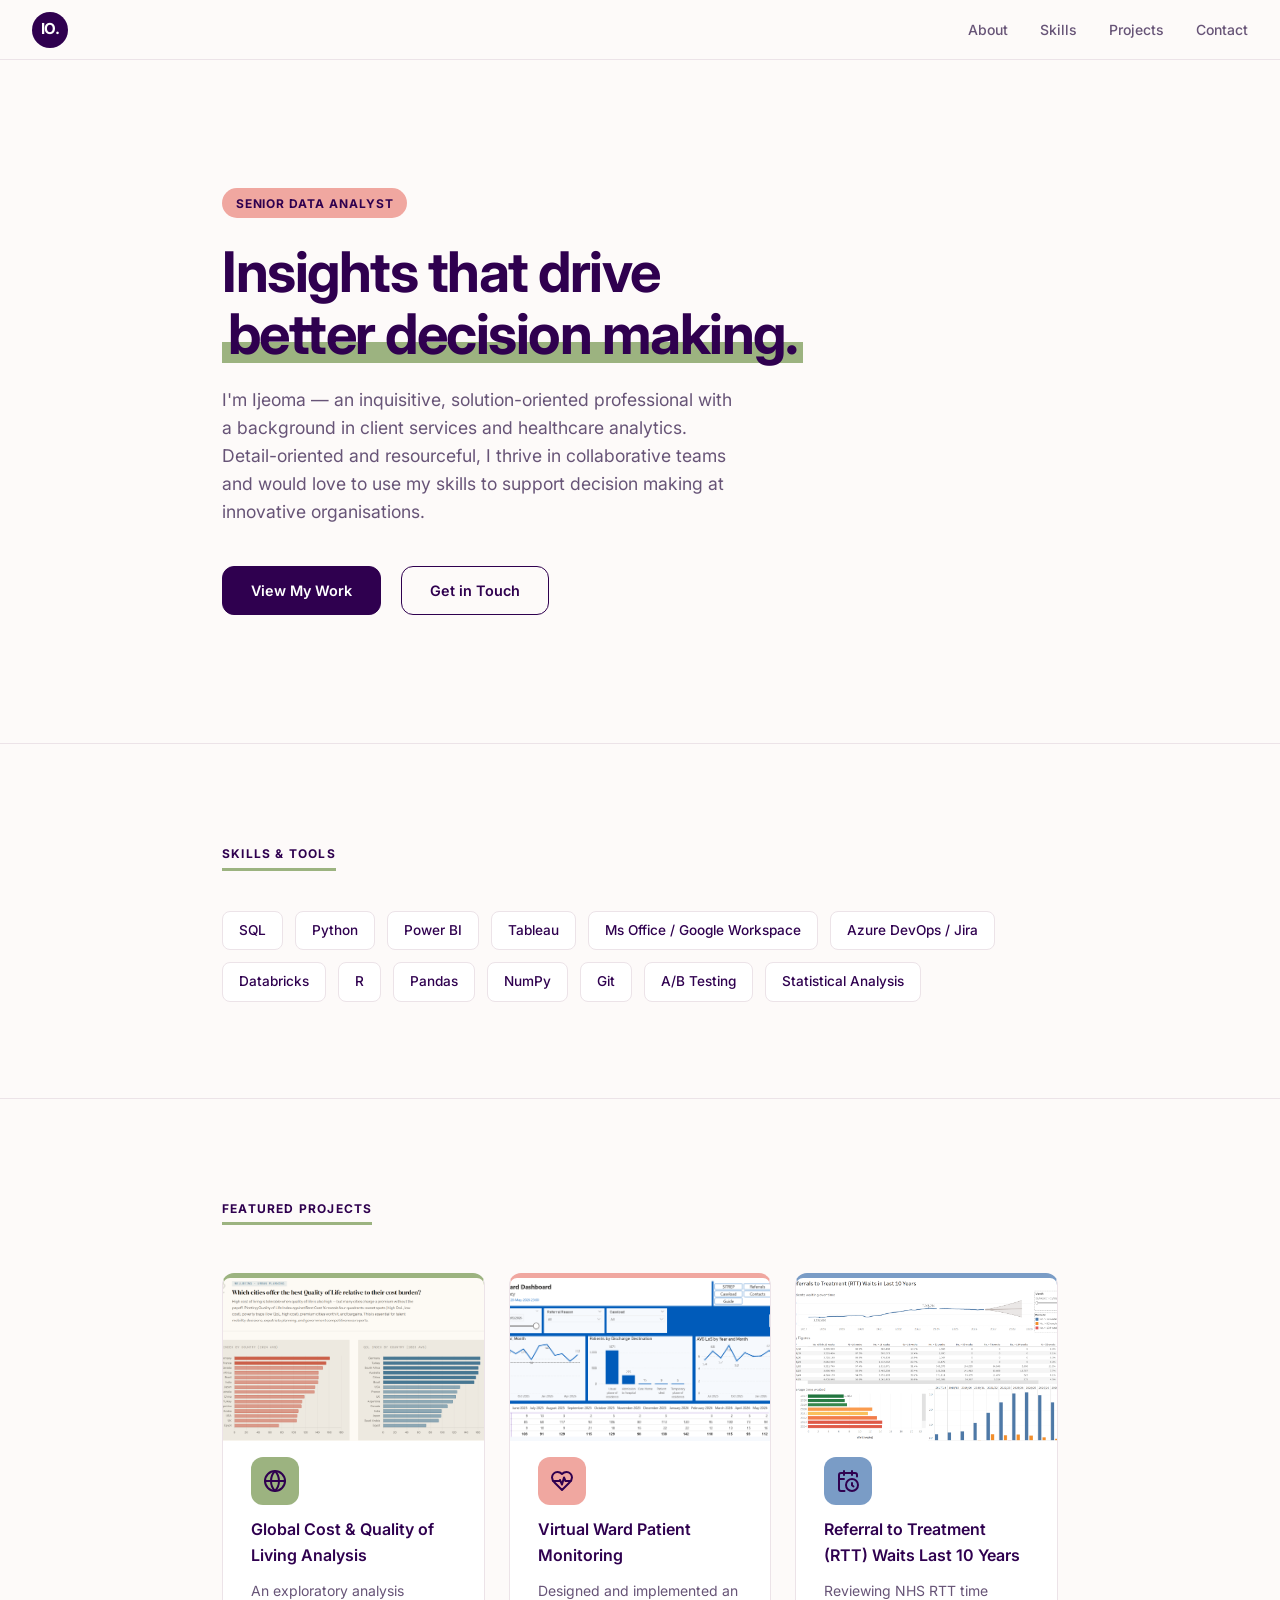
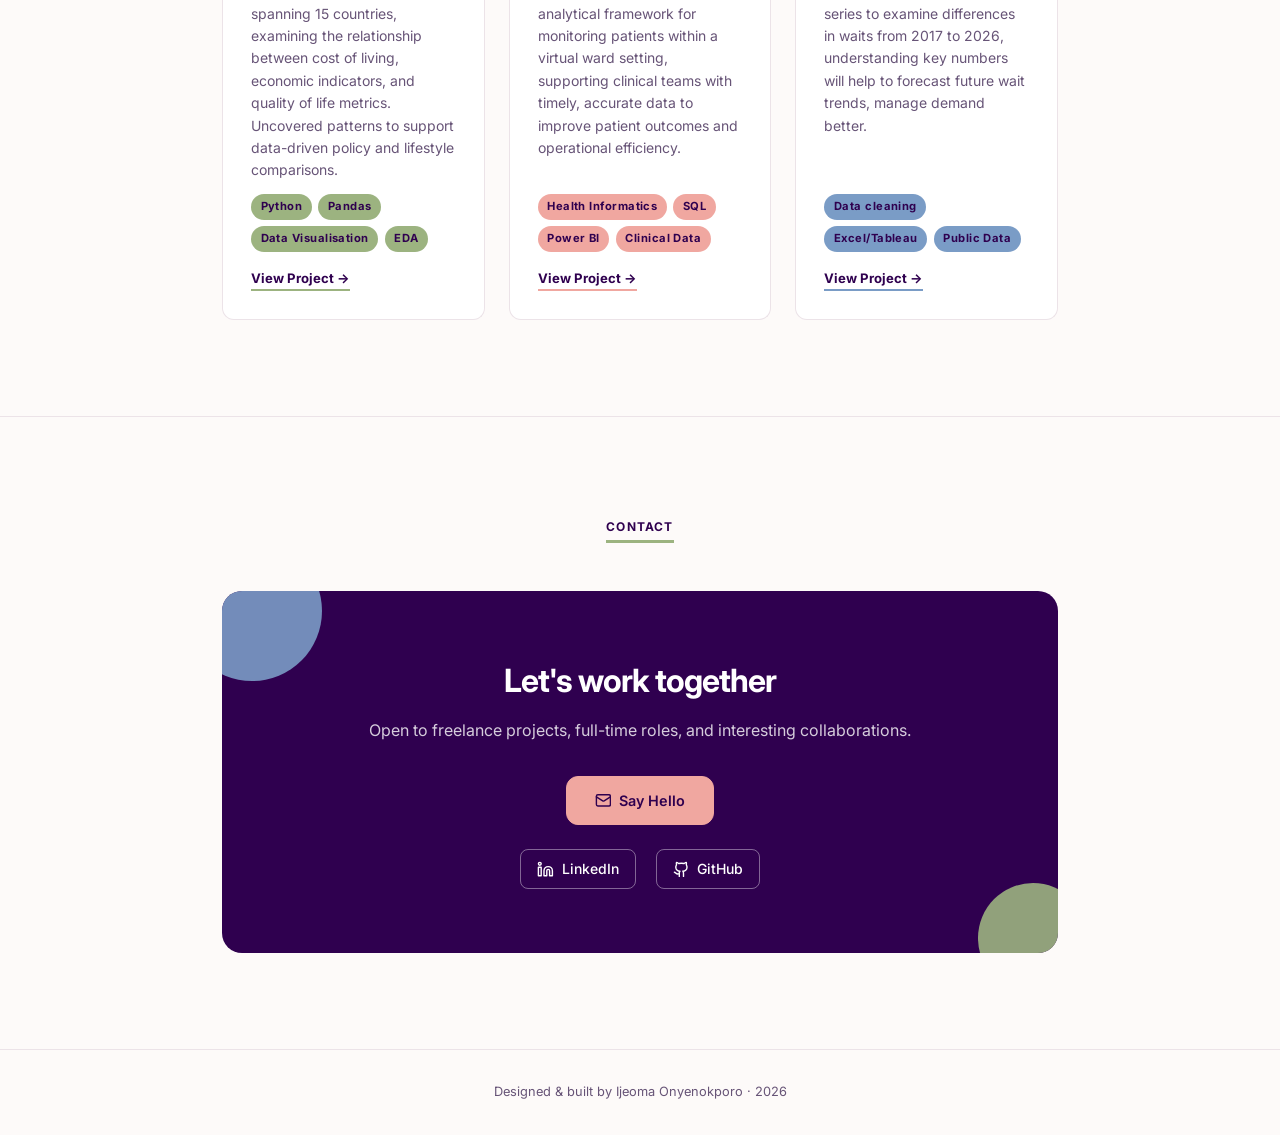
<file: index.html>
<!DOCTYPE html>
<html lang="en">
<head>
<meta charset="UTF-8"/>
<meta name="viewport" content="width=device-width, initial-scale=1.0"/>
<title>Ijeoma Onyenokporo — Data Analyst</title>
  <!-- Link to CSS, moved page switching, preview styles into stylesheet  -->
<link href="https://fonts.googleapis.com/css2?family=Inter:wght@300;400;500;600;700&display=swap" rel="stylesheet"/>
 <link rel="stylesheet" href="style.css">
</head>

<body>

<nav>
  <a href="#/" class="nav-logo" aria-label="Home">IO.</a>
  <ul class="nav-links">
    <li><a href="#/about" id="nav-about">About</a></li>
    <li><a href="#skills">Skills</a></li>
    <li><a href="#projects">Projects</a></li>
    <li><a href="#contact">Contact</a></li>
  </ul>
</nav>

<!-- ============ HOME PAGE ============ -->
<main class="page active" id="page-home">

<!-- HERO -->
<section id="hero">
  <div class="hero-tag">Senior Data Analyst</div>
  <h1 class="hero-title">Insights that drive<br><span>better decision making.</span></h1>
  <p class="hero-sub">I'm Ijeoma — an inquisitive, solution-oriented professional with a background in client services and healthcare analytics. 
   Detail-oriented and resourceful, I thrive in collaborative teams and would love to use my skills to support decision making at innovative organisations.
  </p>
  <a href="#projects" class="btn">View My Work</a>
  <a href="#contact" class="btn btn-outline">Get in Touch</a>
</section>

<hr class="divider"/>

<!-- SKILLS -->
<section id="skills">
  <div class="section-label">Skills & Tools</div>
  <div class="skills-grid">
     <span class="skill-chip">SQL</span>  
    <span class="skill-chip">Python</span>
    <span class="skill-chip">Power BI</span>
    <span class="skill-chip">Tableau</span>
    <span class="skill-chip">Ms Office / Google Workspace</span>
    <span class="skill-chip">Azure DevOps / Jira</span>
    <span class="skill-chip">Databricks</span>   
    <span class="skill-chip">R</span>
    <span class="skill-chip">Pandas</span>
    <span class="skill-chip">NumPy</span>
   <!-- <span class="skill-chip">Matplotlib</span> -->
    <span class="skill-chip">Git</span>
    <span class="skill-chip">A/B Testing</span>
    <span class="skill-chip">Statistical Analysis</span>
  </div>
</section>

<hr class="divider"/>

<!-- PROJECTS -->
<section id="projects">
  <div class="section-label">Featured Projects</div>
  <div class="projects-grid">

    <div class="project-card">
      <!-- Preview image: save your screenshot as assets/col_qol_preview.png -->
      <a href="https://eyej.github.io/portfolio-hub/assets/col_qol_dashboard.html" target="_blank" class="project-thumb" aria-label="Open Global Cost & Quality of Living Analysis">
        <img src="assets/col_qol_preview.png" alt="Preview of the Global Cost and Quality of Living dashboard" loading="lazy" onerror="this.style.display='none'"/>
      </a>
      <div class="project-icon">
       <!-- Lucide: globe -->
        <svg class="icon" viewBox="0 0 24 24" aria-hidden="true"><circle cx="12" cy="12" r="10"/><path d="M12 2a14.5 14.5 0 0 0 0 20 14.5 14.5 0 0 0 0-20"/><path d="M2 12h20"/></svg>
      </div>
      <div class="project-title">Global Cost & Quality of Living Analysis</div>
      <div class="project-desc">An exploratory analysis spanning 15 countries, examining the relationship between cost of living, economic indicators, and quality of life metrics. Uncovered patterns to support data-driven policy and lifestyle comparisons.</div>
      <div class="project-tags">
        <span class="tag">Python</span>
        <span class="tag">Pandas</span>
        <span class="tag">Data Visualisation</span>
        <span class="tag">EDA</span>
      </div>
      <a href="https://eyej.github.io/portfolio-hub/assets/col_qol_dashboard.html" target="_blank" class="project-link">View Project →</a>
    </div>

    <div class="project-card">
      <!-- Preview image: save your screenshot as assets/virtual_ward_preview.png -->
      <a href="https://eyej.github.io/portfolio-hub/assets/Virtual%20Ward.pdf" target="_blank" class="project-thumb" aria-label="Open Virtual Ward Patient Monitoring">
        <img src="assets/virtual_ward_preview.png" alt="Preview of the Virtual Ward patient monitoring report" loading="lazy" onerror="this.style.display='none'"/>
      </a>
      <div class="project-icon">
       <!-- Lucide: heart-pulse -->
        <svg class="icon" viewBox="0 0 24 24" aria-hidden="true"><path d="M19 14c1.49-1.46 3-3.21 3-5.5A5.5 5.5 0 0 0 16.5 3c-1.76 0-3 .5-4.5 2-1.5-1.5-2.74-2-4.5-2A5.5 5.5 0 0 0 2 8.5c0 2.3 1.5 4.05 3 5.5l7 7Z"/><path d="M3.22 12H9.5l.5-1 2 4.5 2-7 1.5 3.5h5.27"/></svg>
      </div>
      <div class="project-title">Virtual Ward Patient Monitoring</div>
      <div class="project-desc">Designed and implemented an analytical framework for monitoring patients within a virtual ward setting, supporting clinical teams with timely, accurate data to improve patient outcomes and operational efficiency.</div>
      <div class="project-tags">
        <span class="tag">Health Informatics</span>
        <span class="tag">SQL</span>
        <span class="tag">Power BI</span>
        <span class="tag">Clinical Data</span>
      </div>
      <a href="https://eyej.github.io/portfolio-hub/assets/Virtual%20Ward.pdf" target="_blank" class="project-link">View Project →</a>
    </div>

    <div class="project-card">
      <!-- Preview image: screenshot saved in assets/rtt_preview.png -->
      <a href="https://public.tableau.com/views/RTTWaitsAnalysis/RTTWaits?:language=en-GB&publish=yes&:sid=&:redirect=auth&:display_count=n&:origin=viz_share_link" target="_blank" class="project-thumb" aria-label="Open Referral to Treatment Waits analysis">
        <img src="assets/rtt_preview.png" alt="Preview of the RTT Waits Tableau dashboard" loading="lazy" onerror="this.style.display='none'"/>
      </a>
      <div class="project-icon">
         <!-- Lucide: calendar-clock -->
        <svg class="icon" viewBox="0 0 24 24" aria-hidden="true"><path d="M21 7.5V6a2 2 0 0 0-2-2H5a2 2 0 0 0-2 2v14a2 2 0 0 0 2 2h3.5"/><path d="M16 2v4"/><path d="M8 2v4"/><path d="M3 10h5"/><path d="M17.5 17.5 16 16.3V14"/><circle cx="16" cy="16" r="6"/></svg>
      </div>
      <div class="project-title">Referral to Treatment (RTT) Waits Last 10 Years</div>
      <div class="project-desc">Reviewing NHS RTT time series to examine differences in waits from 2017 to 2026, understanding key numbers will help to forecast future wait trends, manage demand better.</div>
      <div class="project-tags">
        <span class="tag">Data cleaning</span>
        <span class="tag">Excel/Tableau</span>
        <span class="tag">Public Data</span>
      </div>
      <a href="https://public.tableau.com/views/RTTWaitsAnalysis/RTTWaits?:language=en-GB&publish=yes&:sid=&:redirect=auth&:display_count=n&:origin=viz_share_link" target="_blank" class="project-link">View Project →</a>
    </div>

  </div>
</section>

<hr class="divider"/>

<!-- CONTACT -->
<section id="contact">
  <div class="section-label">Contact</div>
  <div class="contact-card">
    <div class="contact-title">Let's work together</div>
    <p class="contact-sub">Open to freelance projects, full-time roles, and interesting collaborations.</p>
    <a href="mailto:ionyenokporo@gmail.com" class="btn">
     <!-- Lucide: mail -->
      <svg class="icon" viewBox="0 0 24 24" aria-hidden="true"><rect width="20" height="16" x="2" y="4" rx="2"/><path d="m22 7-8.97 5.7a1.94 1.94 0 0 1-2.06 0L2 7"/></svg>
     Say Hello
    </a>
    <div class="social-links">
      <a href="https://www.linkedin.com/in/ijeoma-onyenokporo" target="_blank" class="social-link">
       <!-- Lucide: linkedin -->
        <svg class="icon" viewBox="0 0 24 24" aria-hidden="true"><path d="M16 8a6 6 0 0 1 6 6v7h-4v-7a2 2 0 0 0-2-2 2 2 0 0 0-2 2v7h-4v-7a6 6 0 0 1 6-6z"/><rect width="4" height="12" x="2" y="9"/><circle cx="4" cy="4" r="2"/></svg> 
       LinkedIn
      </a>
      <a href="https://github.com/Eyej" target="_blank" class="social-link">
       <!-- Lucide: github -->
        <svg class="icon" viewBox="0 0 24 24" aria-hidden="true"><path d="M15 22v-4a4.8 4.8 0 0 0-1-3.5c3 0 6-2 6-5.5.08-1.25-.27-2.48-1-3.5.28-1.15.28-2.35 0-3.5 0 0-1 0-3 1.5-2.64-.5-5.36-.5-8 0C6 2 5 2 5 2c-.3 1.15-.3 2.35 0 3.5A5.403 5.403 0 0 0 4 9c0 3.5 3 5.5 6 5.5-.39.49-.68 1.05-.85 1.65-.17.6-.22 1.23-.15 1.85v4"/><path d="M9 18c-4.51 2-5-2-7-2"/></svg> 
       GitHub
      </a>
    </div>
  </div>
</section>

</main>

<!-- ============ ABOUT PAGE ============ -->
<main class="page" id="page-about">
  <section id="about-page">
    <div class="section-label">About Me</div>

    <div class="about-hero">
      <!--      PROFILE IMAGE      -->
      <div class="portrait">
        <div class="portrait-frame">
          <span class="fallback">IO</span>
          <img
            src="assets/selfie.jpg"        <!-- src="https://eyej.github.io/portfolio-hub/assets/selfie.jpg" -->
            alt="Portrait of Ijeoma Onyenokporo"
            onerror="this.style.display='none'"/>
        </div>
      </div>

      <div class="about-text">
        <p>I am <strong>Ijeoma Onyenokporo</strong>, a Senior Analyst with over 5 years of experience translating complex datasets into meaningful information that aids decision making. My background in UX research gives me a distinctive edge — I approach data not just analytically, but with a deep understanding of the people behind it.</p>
        <p>I specialise in health informatics and socioeconomic analysis, working across clinical, operational, and strategic contexts. Whether presenting to senior leadership or collaborating with multidisciplinary teams, I communicate findings with clarity and confidence.</p>
        <div class="about-actions">
          <a href="#projects" class="btn">View My Work</a>
          <a href="#contact" class="btn btn-outline">Get in Touch</a>
        </div>
      </div>
    </div>

    <div class="stat-grid">
      <div class="stat-card"><div class="stat-num">5+</div><div class="stat-label">Years of experience</div></div>
      <div class="stat-card"><div class="stat-num">15+</div><div class="stat-label">Projects delivered</div></div>
      <div class="stat-card"><div class="stat-num">2</div><div class="stat-label">Specialist domains</div></div>
      <div class="stat-card"><div class="stat-num">10+</div><div class="stat-label">Tools mastered</div></div>
    </div>
  </section>
</main>

<footer>
  <p>Designed & built by Ijeoma Onyenokporo · 2026</p>
</footer>

<script>
  // Simple page switching: #/about shows the About page, anything else shows Home.
  const homePage  = document.getElementById('page-home');
  const aboutPage = document.getElementById('page-about');
  const navAbout  = document.getElementById('nav-about');
  const homeTitle = document.title;

  function route() {
    const hash = location.hash;

    if (hash === '#/about') {
      homePage.classList.remove('active');
      aboutPage.classList.add('active');
      navAbout.classList.add('current');
      document.title = 'About — Ijeoma Onyenokporo';
      window.scrollTo(0, 0);
      return;
    }

    aboutPage.classList.remove('active');
    homePage.classList.add('active');
    navAbout.classList.remove('current');
    document.title = homeTitle;

    // On Home: jump to a section (e.g. #projects) or back to the top
    const id = hash.replace('#', '');
    const target = id && !id.startsWith('/') ? document.getElementById(id) : null;
    if (target) target.scrollIntoView();
    else window.scrollTo(0, 0);
  }

  window.addEventListener('hashchange', route);
  route();
</script>

</body>
</html>
</file>
<file: style.css>
/*  CSS Stylesheet
I replaced the emojis with Lucide Icons. Might make more changes
*/

  *, *::before, *::after { box-sizing: border-box; margin: 0; padding: 0; }
  :root {
    --sage: #9CB380;
    --pink: #F0A7A0;
    --purple: #2F004F;
    --blue: #7A9CC6;

    --bg: #FDFAF9;
    --surface: #ffffff;
    --border: #ece3e8;
    --text: #2F004F;
    --muted: #675477;
    --radius: 12px;
  }
  html { scroll-behavior: smooth; }
  body { font-family: 'Inter', sans-serif; background: var(--bg); color: var(--text); line-height: 1.6; }

  /* LUCIDE ICONS */
  .icon {
    width: 1em; height: 1em; display: inline-block; flex-shrink: 0;
    stroke: currentColor; fill: none; stroke-width: 2;
    stroke-linecap: round; stroke-linejoin: round;
  }

  /* NAV */
  nav {
    position: sticky; top: 0; z-index: 100;
    background: rgba(253,250,249,0.92); backdrop-filter: blur(10px);
    border-bottom: 1px solid var(--border);
    padding: 0 2rem;
    display: flex; align-items: center; justify-content: space-between;
    height: 60px;
  }
  .nav-logo {
    font-weight: 700; font-size: 0.95rem; color: #fff; background: var(--purple);
    width: 36px; height: 36px; border-radius: 50%;
    display: inline-flex; align-items: center; justify-content: center; letter-spacing: -0.5px;
  }
  .nav-links { display: flex; gap: 2rem; list-style: none; }
  .nav-links a {
    text-decoration: none; color: var(--muted); font-size: 0.875rem; font-weight: 500;
    padding-bottom: 4px; border-bottom: 2px solid transparent;
    transition: color 0.2s, border-color 0.2s;
  }
  .nav-links a:hover { color: var(--purple); border-bottom-color: var(--pink); }

  /* SECTIONS */
  section { padding: 6rem 2rem; max-width: 900px; margin: 0 auto; }

  /* HERO */
  #hero { padding-top: 8rem; padding-bottom: 8rem; position: relative; }
  .hero-dots { display: flex; gap: 0.5rem; margin-bottom: 1.75rem; }
  .hero-dots i { width: 12px; height: 12px; border-radius: 50%; display: block; }
  .hero-dots i:nth-child(1) { background: var(--sage); }
  .hero-dots i:nth-child(2) { background: var(--pink); }
  .hero-dots i:nth-child(3) { background: var(--blue); }
  .hero-dots i:nth-child(4) { background: var(--purple); }
  .hero-tag {
    display: inline-block; background: var(--pink); color: var(--purple);
    font-size: 0.75rem; font-weight: 700; letter-spacing: 0.08em;
    text-transform: uppercase; padding: 0.35rem 0.85rem; border-radius: 100px;
    margin-bottom: 1.5rem;
  }
  .hero-title { font-size: clamp(2.2rem, 5vw, 3.5rem); font-weight: 700; letter-spacing: -1.5px; line-height: 1.1; margin-bottom: 1.25rem; color: var(--purple); }
  .hero-title span {
    background: linear-gradient(transparent 62%, var(--sage) 62%, var(--sage) 92%, transparent 92%);
    padding: 0 0.1em;
  }
  .hero-sub { font-size: 1.1rem; color: var(--muted); max-width: 520px; margin-bottom: 2.5rem; font-weight: 400; }
  .btn {
    display: inline-flex; align-items: center; gap: 0.5rem; padding: 0.75rem 1.75rem;
    background: var(--purple); color: #fff; text-decoration: none;
    border-radius: var(--radius); font-size: 0.9rem; font-weight: 600;
    transition: background 0.2s, color 0.2s, transform 0.2s; cursor: pointer; border: 1.5px solid var(--purple);
  }
  .btn .icon { font-size: 1.05rem; }
  .btn:hover { background: var(--blue); border-color: var(--blue); color: var(--purple); transform: translateY(-1px); }
  .btn-outline {
    background: transparent; color: var(--purple);
    border: 1.5px solid var(--purple); margin-left: 1rem;
  }
  .btn-outline:hover { background: var(--pink); border-color: var(--pink); color: var(--purple); }

  /* DIVIDER */
  .divider { border: none; border-top: 1px solid var(--border); margin: 0; }

  /* ABOUT */
  .section-label {
    font-size: 0.75rem; font-weight: 700; letter-spacing: 0.1em; text-transform: uppercase;
    color: var(--purple); margin-bottom: 1rem; display: inline-block;
    border-bottom: 3px solid var(--sage); padding-bottom: 4px;
  }
  .about-grid { display: grid; grid-template-columns: 1fr 1fr; gap: 3rem; align-items: start; margin-top: 0.75rem; }
  .about-text { font-size: 1rem; color: var(--muted); line-height: 1.8; }
  .about-text strong { color: var(--purple); }
  .about-text p + p { margin-top: 1rem; }
  .stat-grid { display: grid; grid-template-columns: 1fr 1fr; gap: 1.25rem; }
  .stat-card { border-radius: var(--radius); padding: 1.25rem; color: var(--purple); }
  .stat-card:nth-child(1) { background: var(--sage); }
  .stat-card:nth-child(2) { background: var(--pink); }
  .stat-card:nth-child(3) { background: var(--blue); }
  .stat-card:nth-child(4) { background: var(--purple); color: #fff; }
  .stat-num { font-size: 1.75rem; font-weight: 700; letter-spacing: -1px; }
  .stat-label { font-size: 0.8rem; margin-top: 0.25rem; opacity: 0.85; }

/*New design style for revised layout, done 24-Nov-2026*/

   /* ---------- Page switching (Home / About) ---------- */
   .page { display: none; }
   .page.active { display: block; animation: pageFade 0.35s ease; }
   @keyframes pageFade { from { opacity: 0; transform: translateY(6px); } to { opacity: 1; transform: none; } }

   a.nav-logo { text-decoration: none; }
   .nav-links a.current { color: var(--purple, #2F004F); border-bottom-color: var(--pink, #F0A7A0); }

   /* ---------- About page ---------- */
   #about-page { padding-top: 5rem; }
   .about-hero { display: grid; grid-template-columns: 300px 1fr; gap: 4rem; align-items: center; margin-top: 1rem; }

   .portrait { position: relative; width: 100%; max-width: 300px; aspect-ratio: 4 / 5; margin: 0 auto; }
   .portrait::before {
     content: ""; position: absolute; inset: 0; transform: translate(16px, 16px);
     background: var(--sage, #9CB380); border-radius: 28px;
   }
   .portrait::after {
     content: ""; position: absolute; width: 90px; height: 90px; border-radius: 50%;
     background: var(--pink, #F0A7A0); top: -26px; left: -26px;
   }
   .portrait-frame {
     position: relative; z-index: 1; width: 100%; height: 100%;
     border-radius: 28px; overflow: hidden; background: var(--blue, #7A9CC6);
     display: flex; align-items: center; justify-content: center;
     border: 4px solid #fff;
   }
   .portrait-frame .fallback { position: absolute; font-size: 3.5rem; font-weight: 700; color: var(--purple, #2F004F); letter-spacing: -2px; }
   .portrait-frame img { position: relative; width: 100%; height: 100%; object-fit: cover; display: block; }

   .about-actions { margin-top: 2rem; display: flex; flex-wrap: wrap; gap: 0.75rem; }
   .about-actions .btn-outline { margin-left: 0; }

   #about-page .stat-grid { grid-template-columns: repeat(4, 1fr); margin-top: 4rem; }

   @media (max-width: 760px) {
     .about-hero { grid-template-columns: 1fr; gap: 3rem; }
     .portrait { max-width: 260px; }
     #about-page .stat-grid { grid-template-columns: 1fr 1fr; }
   }


  /* SKILLS */
  .skills-grid { display: flex; flex-wrap: wrap; gap: 0.75rem; margin-top: 1.5rem; }
  .skill-chip {
    background: var(--surface); border: 1.5px solid var(--border);
    border-radius: 8px; padding: 0.5rem 1rem;
    font-size: 0.85rem; font-weight: 500; color: var(--purple);
    transition: background 0.2s, border-color 0.2s, transform 0.2s;
  }
  .skill-chip:nth-child(4n+1):hover { background: var(--sage); border-color: var(--sage); transform: translateY(-2px); }
  .skill-chip:nth-child(4n+2):hover { background: var(--pink); border-color: var(--pink); transform: translateY(-2px); }
  .skill-chip:nth-child(4n+3):hover { background: var(--blue); border-color: var(--blue); transform: translateY(-2px); }
  .skill-chip:nth-child(4n+4):hover { background: var(--purple); border-color: var(--purple); color: #fff; transform: translateY(-2px); }

  /* PROJECTS */
  .projects-grid { display: grid; grid-template-columns: repeat(auto-fill, minmax(260px, 1fr)); gap: 1.5rem; margin-top: 2rem; }
  .project-card {
    --card-accent: var(--sage);
    background: var(--surface); border: 1px solid var(--border);
    border-top: 5px solid var(--card-accent);
    border-radius: var(--radius); padding: 1.75rem;
    display: flex; flex-direction: column; gap: 0.75rem;
    transition: box-shadow 0.2s, transform 0.2s;
  }
  .project-card:nth-child(1) { --card-accent: var(--sage); }
  .project-card:nth-child(2) { --card-accent: var(--pink); }
  .project-card:nth-child(3) { --card-accent: var(--blue); }
  .project-card:hover { box-shadow: 0 10px 32px rgba(47,0,79,0.12); transform: translateY(-3px); }
  .project-icon {
    width: 48px; height: 48px; border-radius: 12px;
    background: var(--card-accent); color: var(--purple);
    display: flex; align-items: center; justify-content: center;
    font-size: 1.5rem;
  }
  .project-title { font-size: 1rem; font-weight: 600; color: var(--purple); }
  .project-desc { font-size: 0.875rem; color: var(--muted); line-height: 1.6; flex: 1; }
  .project-tags { display: flex; flex-wrap: wrap; gap: 0.4rem; }
  .tag {
    background: var(--card-accent); color: var(--purple);
    font-size: 0.7rem; font-weight: 700; padding: 0.25rem 0.6rem;
    border-radius: 100px; letter-spacing: 0.04em;
  }
  .project-link {
    display: inline-flex; align-items: center; gap: 0.4rem;
    text-decoration: none; color: var(--purple); font-size: 0.82rem; font-weight: 700;
    margin-top: 0.25rem; transition: gap 0.2s;
    border-bottom: 2px solid var(--card-accent); align-self: flex-start;
  }
  .project-link:hover { gap: 0.65rem; }

   /* ---------- Project preview images ---------- */
   .project-thumb {
     display: block;
     margin: -1.75rem -1.75rem 0.25rem;      /* stretch to the card edges */
     aspect-ratio: 16 / 10;
     overflow: hidden;
     background: var(--card-accent, #9CB380); /* shows if an image is missing */
     border-radius: 7px 7px 0 0;
   }
   .project-thumb img {
     width: 100%;
     height: 100%;
     display: block;
     object-fit: cover;
     object-position: top;                    /* keeps the top of the dashboard in view */
     transition: transform 0.4s ease;
   }
   .project-card:hover .project-thumb img { transform: scale(1.04); }


  /* CONTACT */
  #contact { text-align: center; }
  .contact-card {
    background: var(--purple); color: #fff;
    border-radius: 20px; padding: 4rem 3rem; margin-top: 2rem;
    position: relative; overflow: hidden;
  }
  .contact-card::before, .contact-card::after {
    content: ""; position: absolute; border-radius: 50%; opacity: 0.9;
  }
  .contact-card::before { width: 140px; height: 140px; background: var(--blue); top: -50px; left: -40px; }
  .contact-card::after { width: 110px; height: 110px; background: var(--sage); bottom: -40px; right: -30px; }
  .contact-card > * { position: relative; z-index: 1; }
  .contact-title { font-size: 2rem; font-weight: 700; letter-spacing: -1px; margin-bottom: 0.75rem; }
  .contact-sub { color: rgba(255,255,255,0.8); margin-bottom: 2rem; }
  .contact-card .btn { background: var(--pink); color: var(--purple); border-color: var(--pink); }
  .contact-card .btn:hover { background: #fff; border-color: #fff; color: var(--purple); }
  .social-links { display: flex; justify-content: center; gap: 1.25rem; margin-top: 1.5rem; flex-wrap: wrap; }
  .social-link {
    display: inline-flex; align-items: center; gap: 0.5rem;
    text-decoration: none; color: #fff; font-size: 0.875rem; font-weight: 500;
    border: 1.5px solid rgba(255,255,255,0.4); padding: 0.5rem 1rem; border-radius: 8px;
    transition: background 0.2s, color 0.2s, border-color 0.2s;
  }
  .social-link .icon { font-size: 1.05rem; }
  .social-link:hover { background: var(--sage); border-color: var(--sage); color: var(--purple); }

  /* FOOTER */
  footer { text-align: center; padding: 2rem; font-size: 0.8rem; color: var(--muted); border-top: 1px solid var(--border); }

  @media (max-width: 640px) {
    .about-grid { grid-template-columns: 1fr; }
    .btn-outline { margin-left: 0; margin-top: 0.75rem; }
    .contact-card { padding: 3rem 1.5rem; }
  }
/*End*/
</file>
